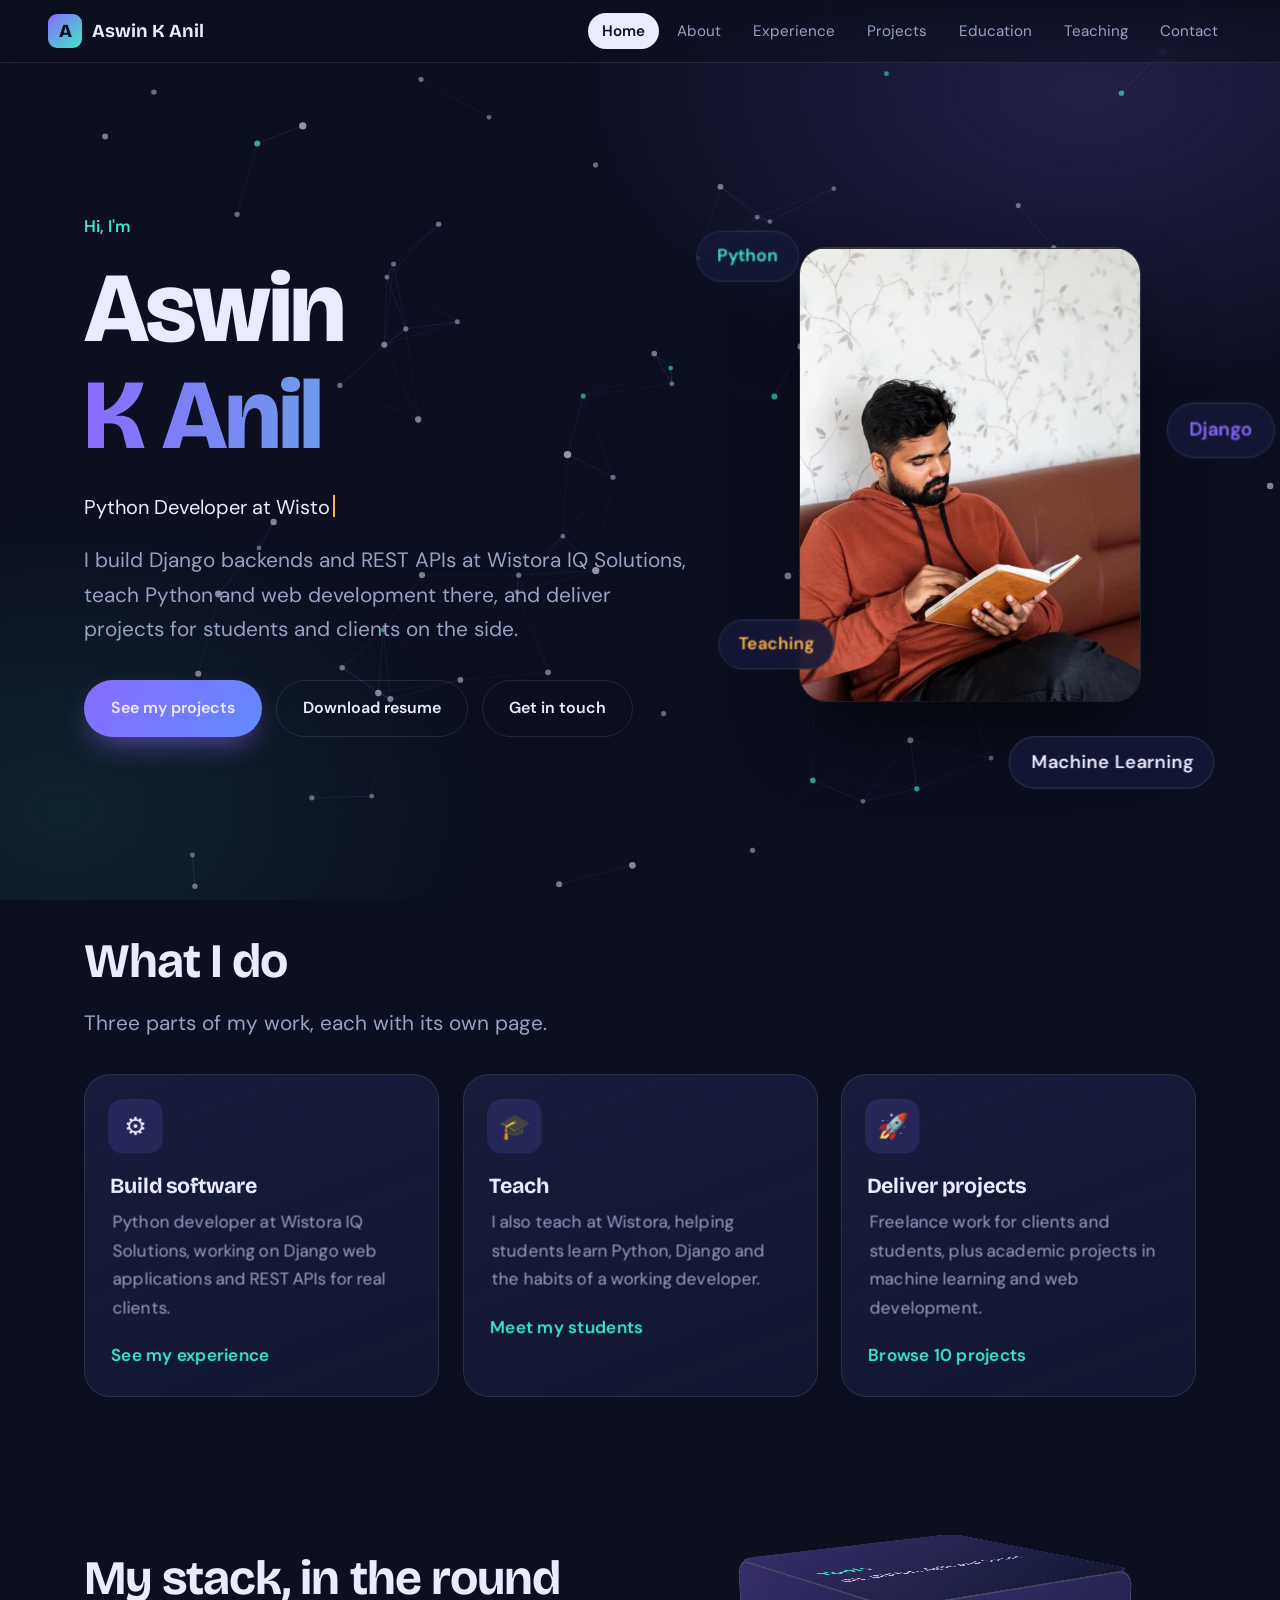
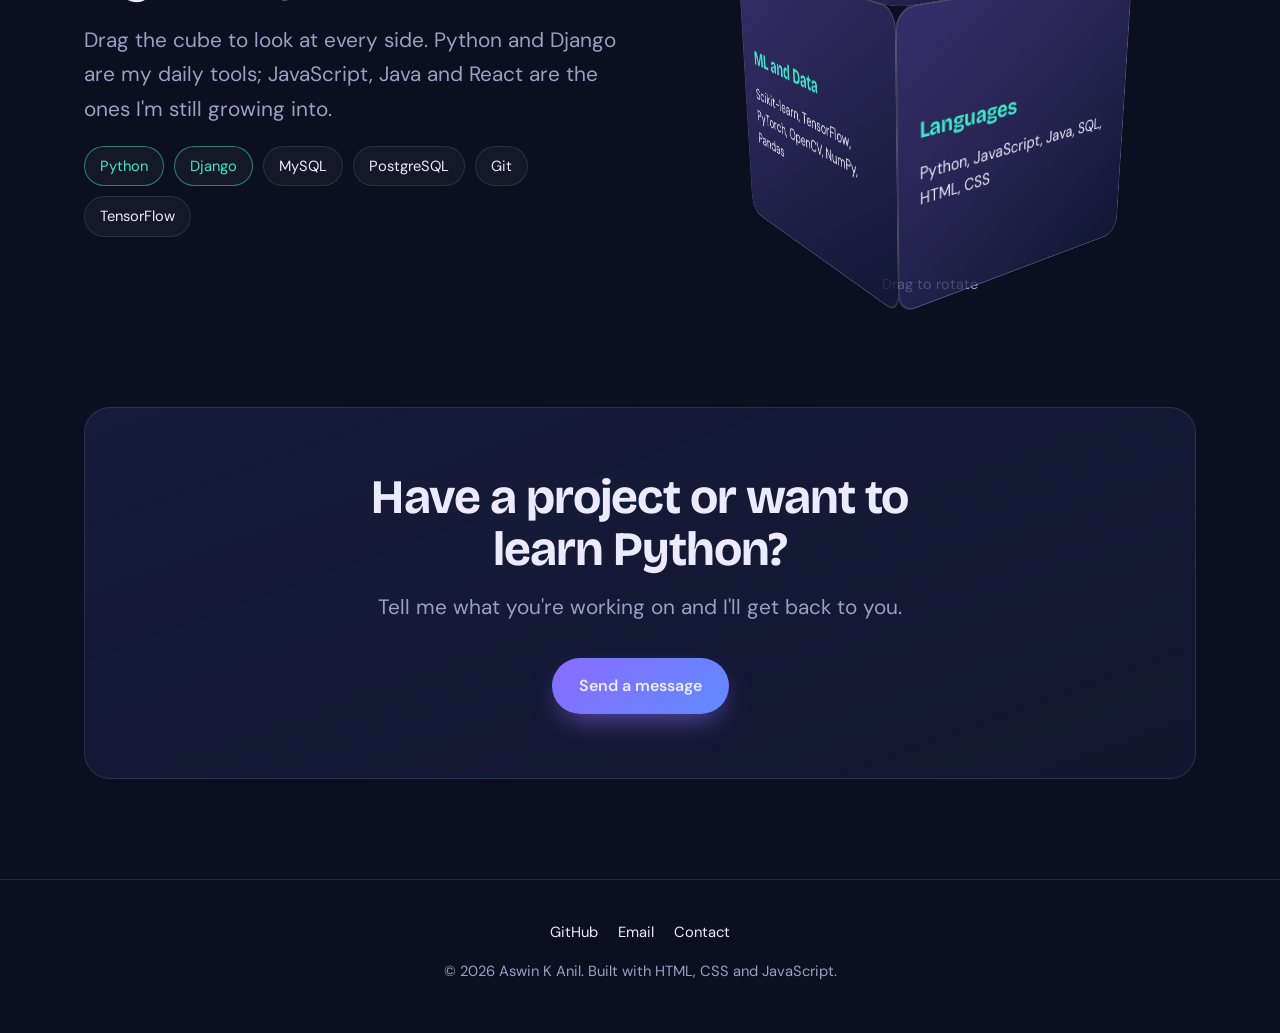
<file: index.html>
<!DOCTYPE html>
<html lang="en">
<head>
<meta charset="utf-8">
<meta name="viewport" content="width=device-width, initial-scale=1">
<title>Home | Aswin K Anil</title>
<meta name="description" content="Aswin K Anil, Python and Django developer at Wistora IQ Solutions, teacher and freelancer.">
<link rel="preconnect" href="https://fonts.googleapis.com">
<link rel="preconnect" href="https://fonts.gstatic.com" crossorigin>
<link href="https://fonts.googleapis.com/css2?family=Bricolage+Grotesque:opsz,wght@12..96,500;12..96,700;12..96,800&family=DM+Sans:wght@400;500;600&display=swap" rel="stylesheet">
<link rel="stylesheet" href="css/style.css">
</head>
<body data-page="home">
<canvas id="bg" aria-hidden="true"></canvas>
<nav id="nav" aria-label="Main"></nav>
<main>
<div class="hero">
  <div>
    <p class="hello">Hi, I'm</p>
    <h1><span>Aswin</span><span class="l2">K Anil</span></h1>
    <p class="role"><span id="typed"></span><span class="caret"></span></p>
    <p class="lead" style="margin-top:18px">I build Django backends and REST APIs at Wistora IQ Solutions, teach Python and web development there, and deliver projects for students and clients on the side.</p>
    <div class="btn-row">
      <a class="btn primary" href="projects.html">See my projects</a>
      <a class="btn" href="assets/Aswin_K_Anil_Resume.pdf" download>Download resume</a>
      <a class="btn" href="contact.html">Get in touch</a>
    </div>
  </div>
  <div class="stage">
    <div class="portrait tilt" id="portrait" data-tilt="0">
      <div class="frame"><img src="assets/aswin.jpg" alt="Portrait of Aswin K Anil reading a book"></div>
      <span class="chip c1">Python</span>
      <span class="chip c2">Django</span>
      <span class="chip c3">Teaching</span>
      <span class="chip c4">Machine Learning</span>
    </div>
  </div>
</div>

<section>
  <h2>What I do</h2>
  <p class="lead" style="margin-bottom:34px">Three parts of my work, each with its own page.</p>
  <div class="grid3">
    <a class="card tilt" href="experience.html"><div class="ico">&#9881;</div><h3>Build software</h3><p>Python developer at Wistora IQ Solutions, working on Django web applications and REST APIs for real clients.</p><span class="go">See my experience</span></a>
    <a class="card tilt" href="teaching.html"><div class="ico">&#127891;</div><h3>Teach</h3><p>I also teach at Wistora, helping students learn Python, Django and the habits of a working developer.</p><span class="go">Meet my students</span></a>
    <a class="card tilt" href="projects.html"><div class="ico">&#128640;</div><h3>Deliver projects</h3><p>Freelance work for clients and students, plus academic projects in machine learning and web development.</p><span class="go">Browse <span id="projCount">10</span> projects</span></a>
  </div>
</section>

<section>
  <div class="cube-wrap">
    <div>
      <h2>My stack, in the round</h2>
      <p class="lead">Drag the cube to look at every side. Python and Django are my daily tools; JavaScript, Java and React are the ones I'm still growing into.</p>
      <div class="pills"><span class="pill hl">Python</span><span class="pill hl">Django</span><span class="pill">MySQL</span><span class="pill">PostgreSQL</span><span class="pill">Git</span><span class="pill">TensorFlow</span></div>
    </div>
    <div><div class="scene" id="scene" aria-label="Interactive skills cube"><div class="cube"></div></div><p class="hint">Drag to rotate</p></div>
  </div>
</section>

<section class="card cta">
  <h2>Have a project or want to learn Python?</h2>
  <p class="lead" style="margin:0 auto">Tell me what you're working on and I'll get back to you.</p>
  <div class="btn-row" style="justify-content:center"><a class="btn primary" href="contact.html">Send a message</a></div>
</section>
</main>
<footer id="footer"></footer>
<script src="js/data.js"></script>
<script src="js/main.js"></script>
</body>
</html>
</file>
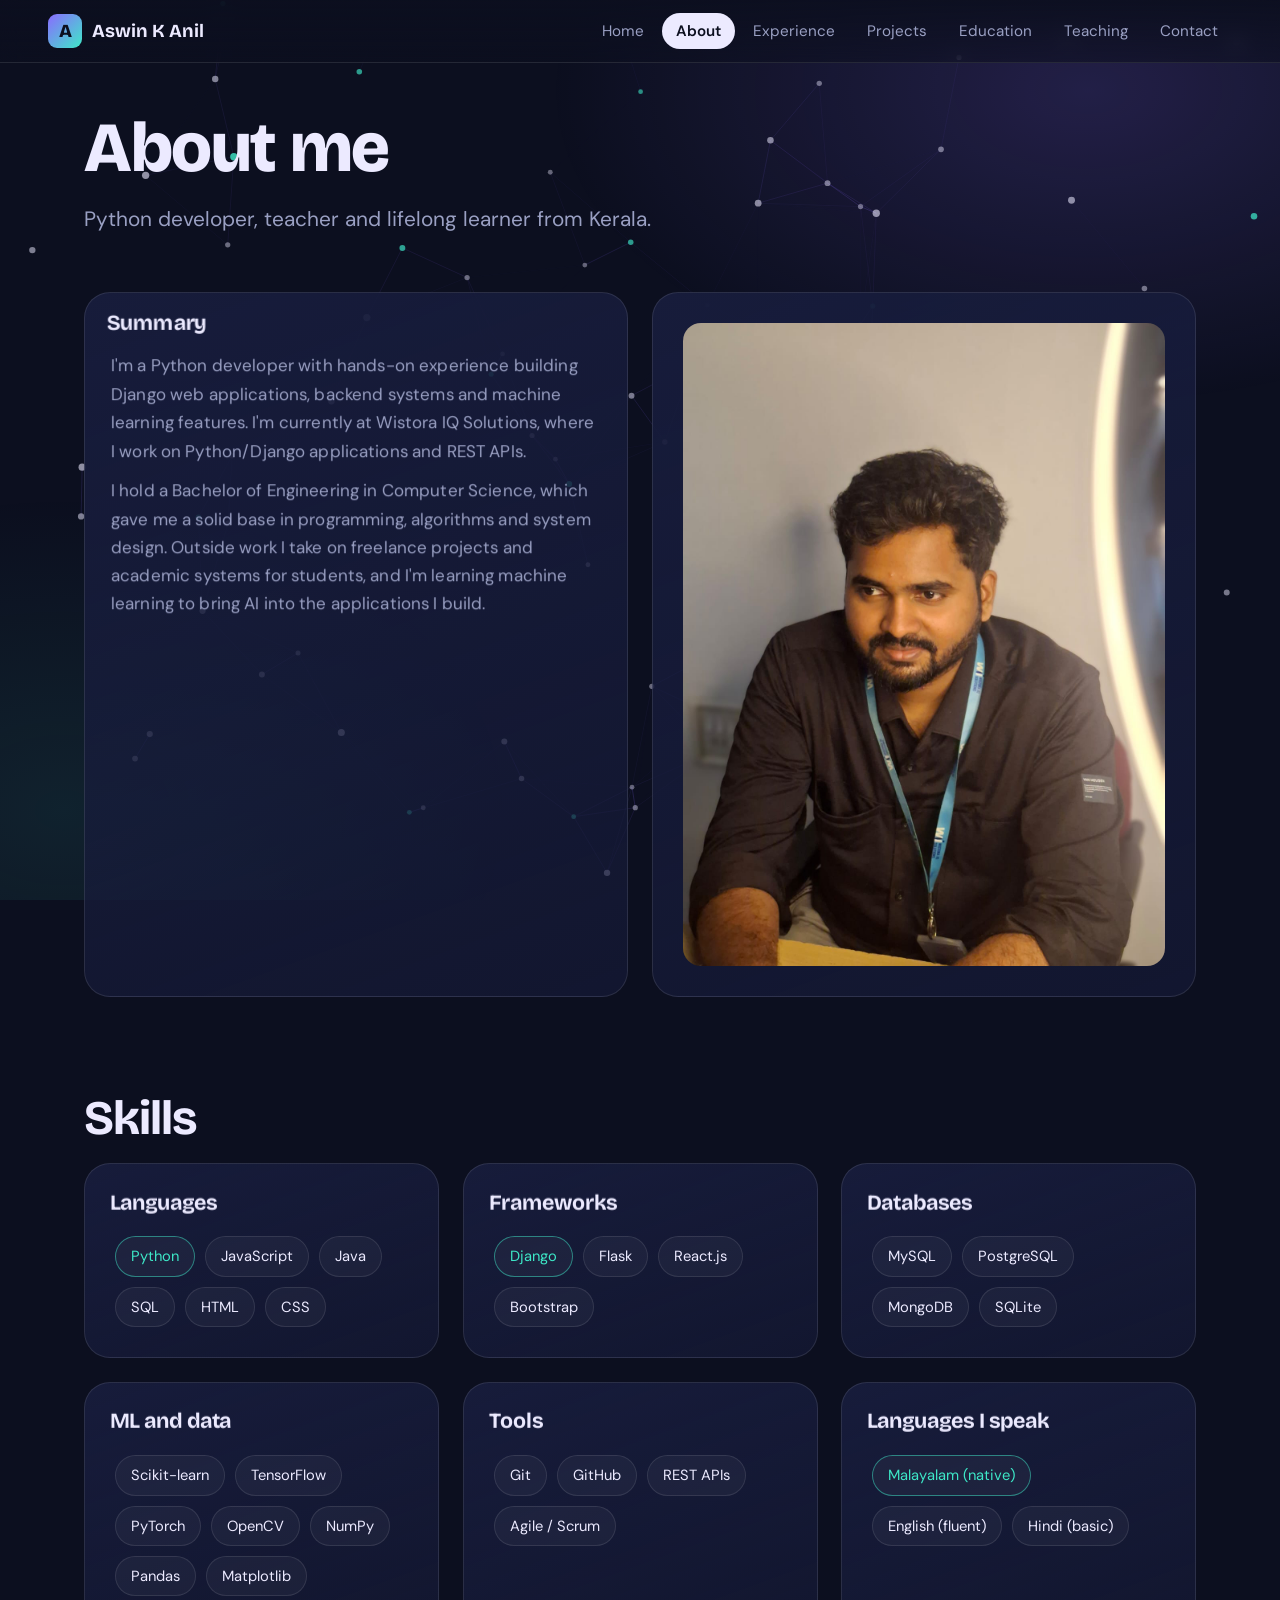
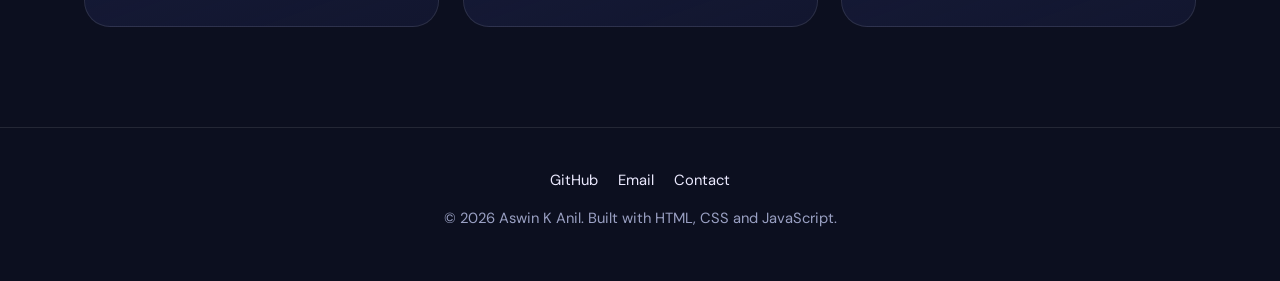
<file: about.html>
<!DOCTYPE html>
<html lang="en">
<head>
<meta charset="utf-8">
<meta name="viewport" content="width=device-width, initial-scale=1">
<title>About | Aswin K Anil</title>
<meta name="description" content="About Aswin K Anil, Python developer, teacher and freelancer from Kerala.">
<link rel="preconnect" href="https://fonts.googleapis.com">
<link rel="preconnect" href="https://fonts.gstatic.com" crossorigin>
<link href="https://fonts.googleapis.com/css2?family=Bricolage+Grotesque:opsz,wght@12..96,500;12..96,700;12..96,800&family=DM+Sans:wght@400;500;600&display=swap" rel="stylesheet">
<link rel="stylesheet" href="css/style.css">
</head>
<body data-page="about">
<canvas id="bg" aria-hidden="true"></canvas>
<nav id="nav" aria-label="Main"></nav>
<main>
<div class="page-head">
  <h1>About me</h1>
  <p class="lead">Python developer, teacher and lifelong learner from Kerala.</p>
</div>
<div class="grid2">
  <div class="card tilt" data-tilt="5">
    <h3>Summary</h3>
    <p style="margin-top:12px">I'm a Python developer with hands-on experience building Django web applications, backend systems and machine learning features. I'm currently at Wistora IQ Solutions, where I work on Python/Django applications and REST APIs.</p>
    <p style="margin-top:12px">I hold a Bachelor of Engineering in Computer Science, which gave me a solid base in programming, algorithms and system design. Outside work I take on freelance projects and academic systems for students, and I'm learning machine learning to bring AI into the applications I build.</p>
  </div>
  <div class="card tilt" data-tilt="5">
    <img src="assets/WhatsApp Image 2026-09-30 at 10.29.41 AM.jpeg" alt="Aswin K Anil" style="border-radius:18px;width:100%;height:auto">
  </div>
</div>

<section>
  <h2>Skills</h2>
  <div class="grid3">
    <div class="card tilt"><h3>Languages</h3><div class="pills"><span class="pill hl">Python</span><span class="pill">JavaScript</span><span class="pill">Java</span><span class="pill">SQL</span><span class="pill">HTML</span><span class="pill">CSS</span></div></div>
    <div class="card tilt"><h3>Frameworks</h3><div class="pills"><span class="pill hl">Django</span><span class="pill">Flask</span><span class="pill">React.js</span><span class="pill">Bootstrap</span></div></div>
    <div class="card tilt"><h3>Databases</h3><div class="pills"><span class="pill">MySQL</span><span class="pill">PostgreSQL</span><span class="pill">MongoDB</span><span class="pill">SQLite</span></div></div>
    <div class="card tilt"><h3>ML and data</h3><div class="pills"><span class="pill">Scikit-learn</span><span class="pill">TensorFlow</span><span class="pill">PyTorch</span><span class="pill">OpenCV</span><span class="pill">NumPy</span><span class="pill">Pandas</span><span class="pill">Matplotlib</span></div></div>
    <div class="card tilt"><h3>Tools</h3><div class="pills"><span class="pill">Git</span><span class="pill">GitHub</span><span class="pill">REST APIs</span><span class="pill">Agile / Scrum</span></div></div>
    <div class="card tilt"><h3>Languages I speak</h3><div class="pills"><span class="pill hl">Malayalam (native)</span><span class="pill">English (fluent)</span><span class="pill">Hindi (basic)</span></div></div>
  </div>
</section>
</main>
<footer id="footer"></footer>
<script src="js/data.js"></script>
<script src="js/main.js"></script>
</body>
</html>
</file>
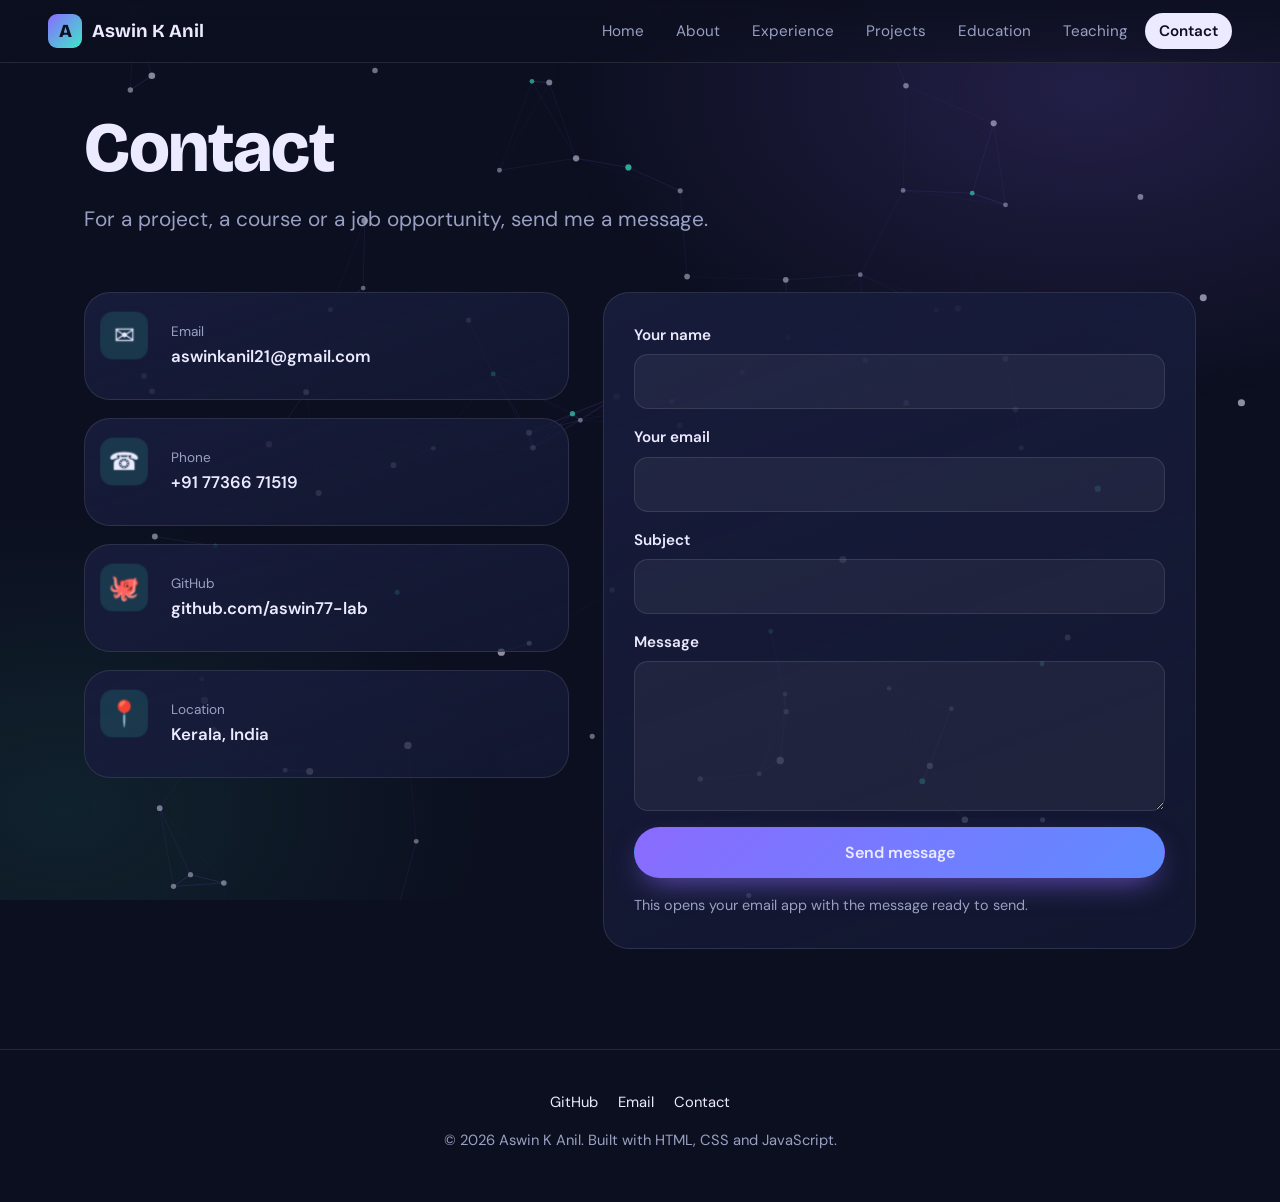
<file: contact.html>
<!DOCTYPE html>
<html lang="en">
<head>
<meta charset="utf-8">
<meta name="viewport" content="width=device-width, initial-scale=1">
<title>Contact | Aswin K Anil</title>
<meta name="description" content="Contact Aswin K Anil.">
<link rel="preconnect" href="https://fonts.googleapis.com">
<link rel="preconnect" href="https://fonts.gstatic.com" crossorigin>
<link href="https://fonts.googleapis.com/css2?family=Bricolage+Grotesque:opsz,wght@12..96,500;12..96,700;12..96,800&family=DM+Sans:wght@400;500;600&display=swap" rel="stylesheet">
<link rel="stylesheet" href="css/style.css">
</head>
<body data-page="contact">
<canvas id="bg" aria-hidden="true"></canvas>
<nav id="nav" aria-label="Main"></nav>
<main>
<div class="page-head">
  <h1>Contact</h1>
  <p class="lead">For a project, a course or a job opportunity, send me a message.</p>
</div>
<div class="contact">
  <div class="c-list">
    <a class="card c-row tilt" href="mailto:aswinkanil21@gmail.com"><span class="ico">&#9993;</span><span><small>Email</small><b>aswinkanil21@gmail.com</b></span></a>
    <a class="card c-row tilt" href="tel:+917736671519"><span class="ico">&#9742;</span><span><small>Phone</small><b>+91 77366 71519</b></span></a>
    <a class="card c-row tilt" href="https://github.com/aswin77-lab" target="_blank" rel="noopener"><span class="ico">&#128025;</span><span><small>GitHub</small><b>github.com/aswin77-lab</b></span></a>
    <div class="card c-row tilt"><span class="ico">&#128205;</span><span><small>Location</small><b>Kerala, India</b></span></div>
  </div>
  <form class="card" id="contactForm">
    <label>Your name<input name="name" required autocomplete="name"></label>
    <label>Your email<input name="email" type="email" required autocomplete="email"></label>
    <label>Subject<input name="subject"></label>
    <label>Message<textarea name="message" required></textarea></label>
    <button class="btn primary" type="submit" style="justify-content:center">Send message</button>
    <p class="muted" style="font-size:.9rem">This opens your email app with the message ready to send.</p>
  </form>
</div>
</main>
<footer id="footer"></footer>
<script src="js/data.js"></script>
<script src="js/main.js"></script>
</body>
</html>
</file>
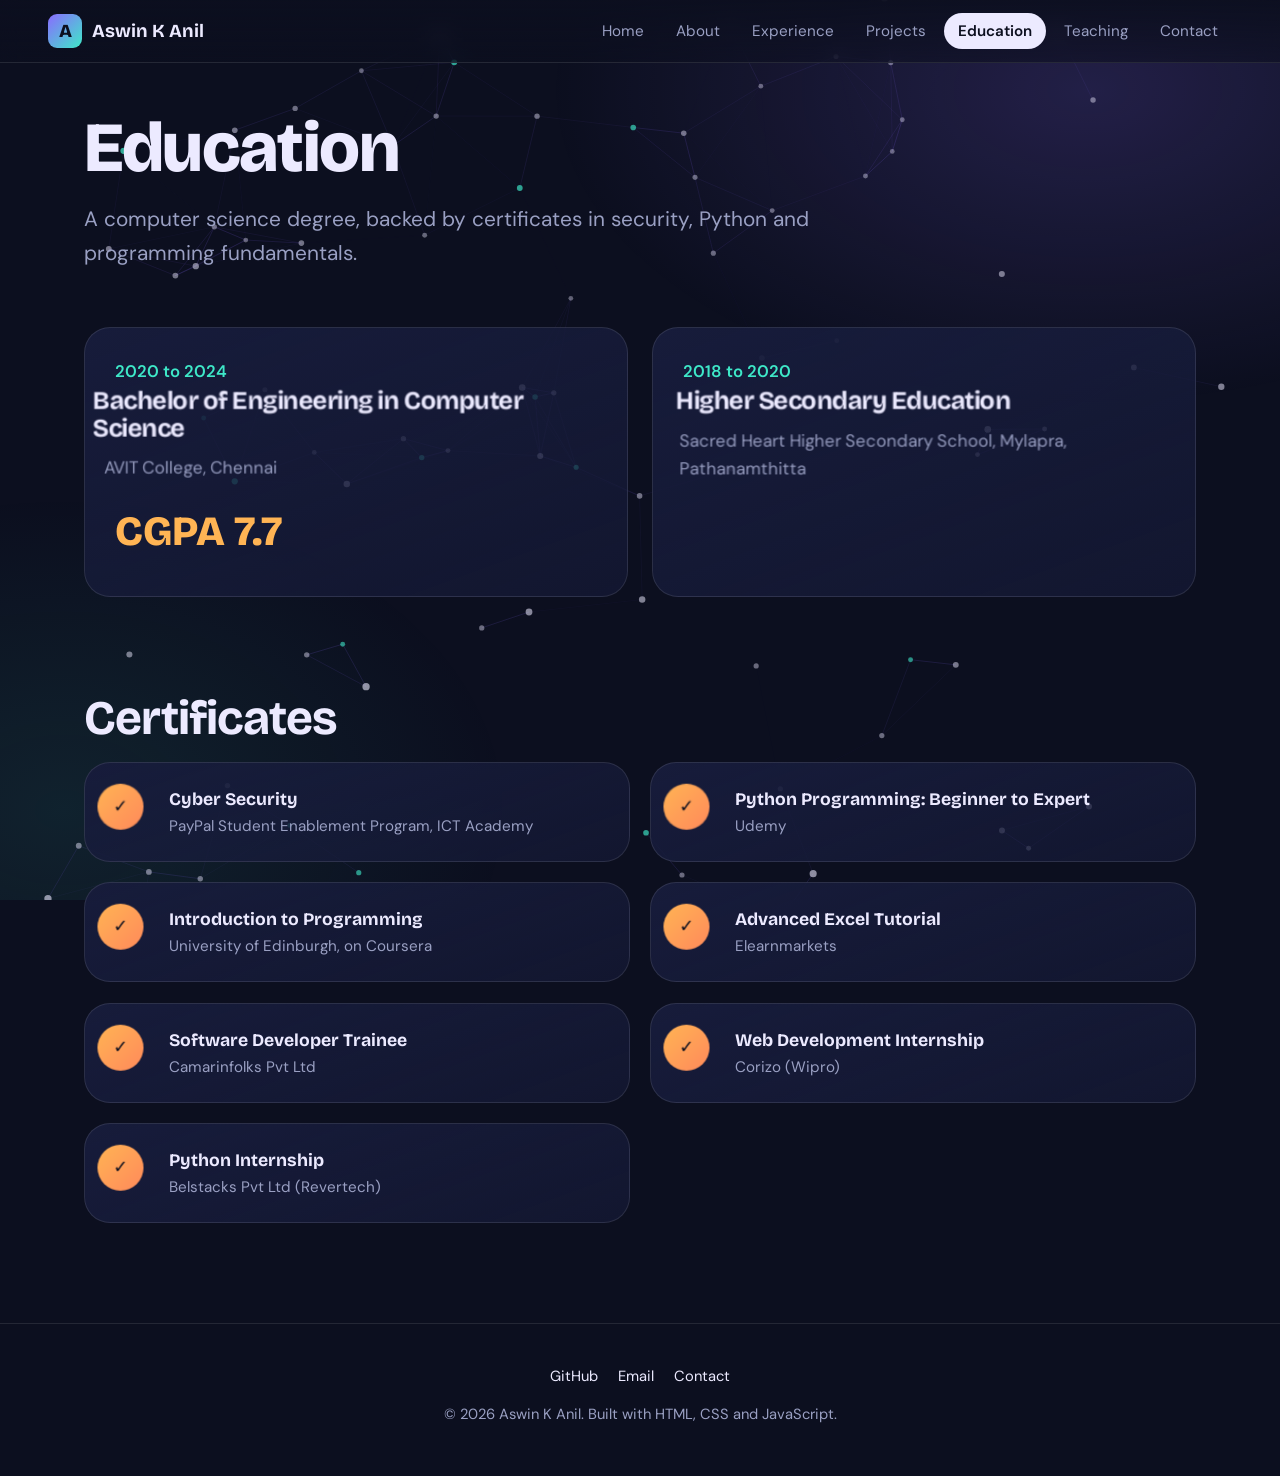
<file: education.html>
<!DOCTYPE html>
<html lang="en">
<head>
<meta charset="utf-8">
<meta name="viewport" content="width=device-width, initial-scale=1">
<title>Education | Aswin K Anil</title>
<meta name="description" content="Education and certifications of Aswin K Anil.">
<link rel="preconnect" href="https://fonts.googleapis.com">
<link rel="preconnect" href="https://fonts.gstatic.com" crossorigin>
<link href="https://fonts.googleapis.com/css2?family=Bricolage+Grotesque:opsz,wght@12..96,500;12..96,700;12..96,800&family=DM+Sans:wght@400;500;600&display=swap" rel="stylesheet">
<link rel="stylesheet" href="css/style.css">
</head>
<body data-page="education">
<canvas id="bg" aria-hidden="true"></canvas>
<nav id="nav" aria-label="Main"></nav>
<main>
<div class="page-head">
  <h1>Education</h1>
  <p class="lead">A computer science degree, backed by certificates in security, Python and programming fundamentals.</p>
</div>
<div class="edu">
  <article class="card tilt">
    <div class="yrs">2020 to 2024</div>
    <h3>Bachelor of Engineering in Computer Science</h3>
    <p style="margin-top:6px">AVIT College, Chennai</p>
    <div class="big">CGPA 7.7</div>
  </article>
  <article class="card tilt">
    <div class="yrs">2018 to 2020</div>
    <h3>Higher Secondary Education</h3>
    <p style="margin-top:6px">Sacred Heart Higher Secondary School, Mylapra, Pathanamthitta</p>
  </article>
</div>

<section>
  <h2>Certificates</h2>
  <div class="certs">
    <div class="card cert tilt"><div class="medal">&#10003;</div><div><h4>Cyber Security</h4><p>PayPal Student Enablement Program, ICT Academy</p></div></div>
    <div class="card cert tilt"><div class="medal">&#10003;</div><div><h4>Python Programming: Beginner to Expert</h4><p>Udemy</p></div></div>
    <div class="card cert tilt"><div class="medal">&#10003;</div><div><h4>Introduction to Programming</h4><p>University of Edinburgh, on Coursera</p></div></div>
    <div class="card cert tilt"><div class="medal">&#10003;</div><div><h4>Advanced Excel Tutorial</h4><p>Elearnmarkets</p></div></div>
    <div class="card cert tilt"><div class="medal">&#10003;</div><div><h4>Software Developer Trainee</h4><p>Camarinfolks Pvt Ltd</p></div></div>
    <div class="card cert tilt"><div class="medal">&#10003;</div><div><h4>Web Development Internship</h4><p>Corizo (Wipro)</p></div></div>
    <div class="card cert tilt"><div class="medal">&#10003;</div><div><h4>Python Internship</h4><p>Belstacks Pvt Ltd (Revertech)</p></div></div>
  </div>
</section>
</main>
<footer id="footer"></footer>
<script src="js/data.js"></script>
<script src="js/main.js"></script>
</body>
</html>
</file>
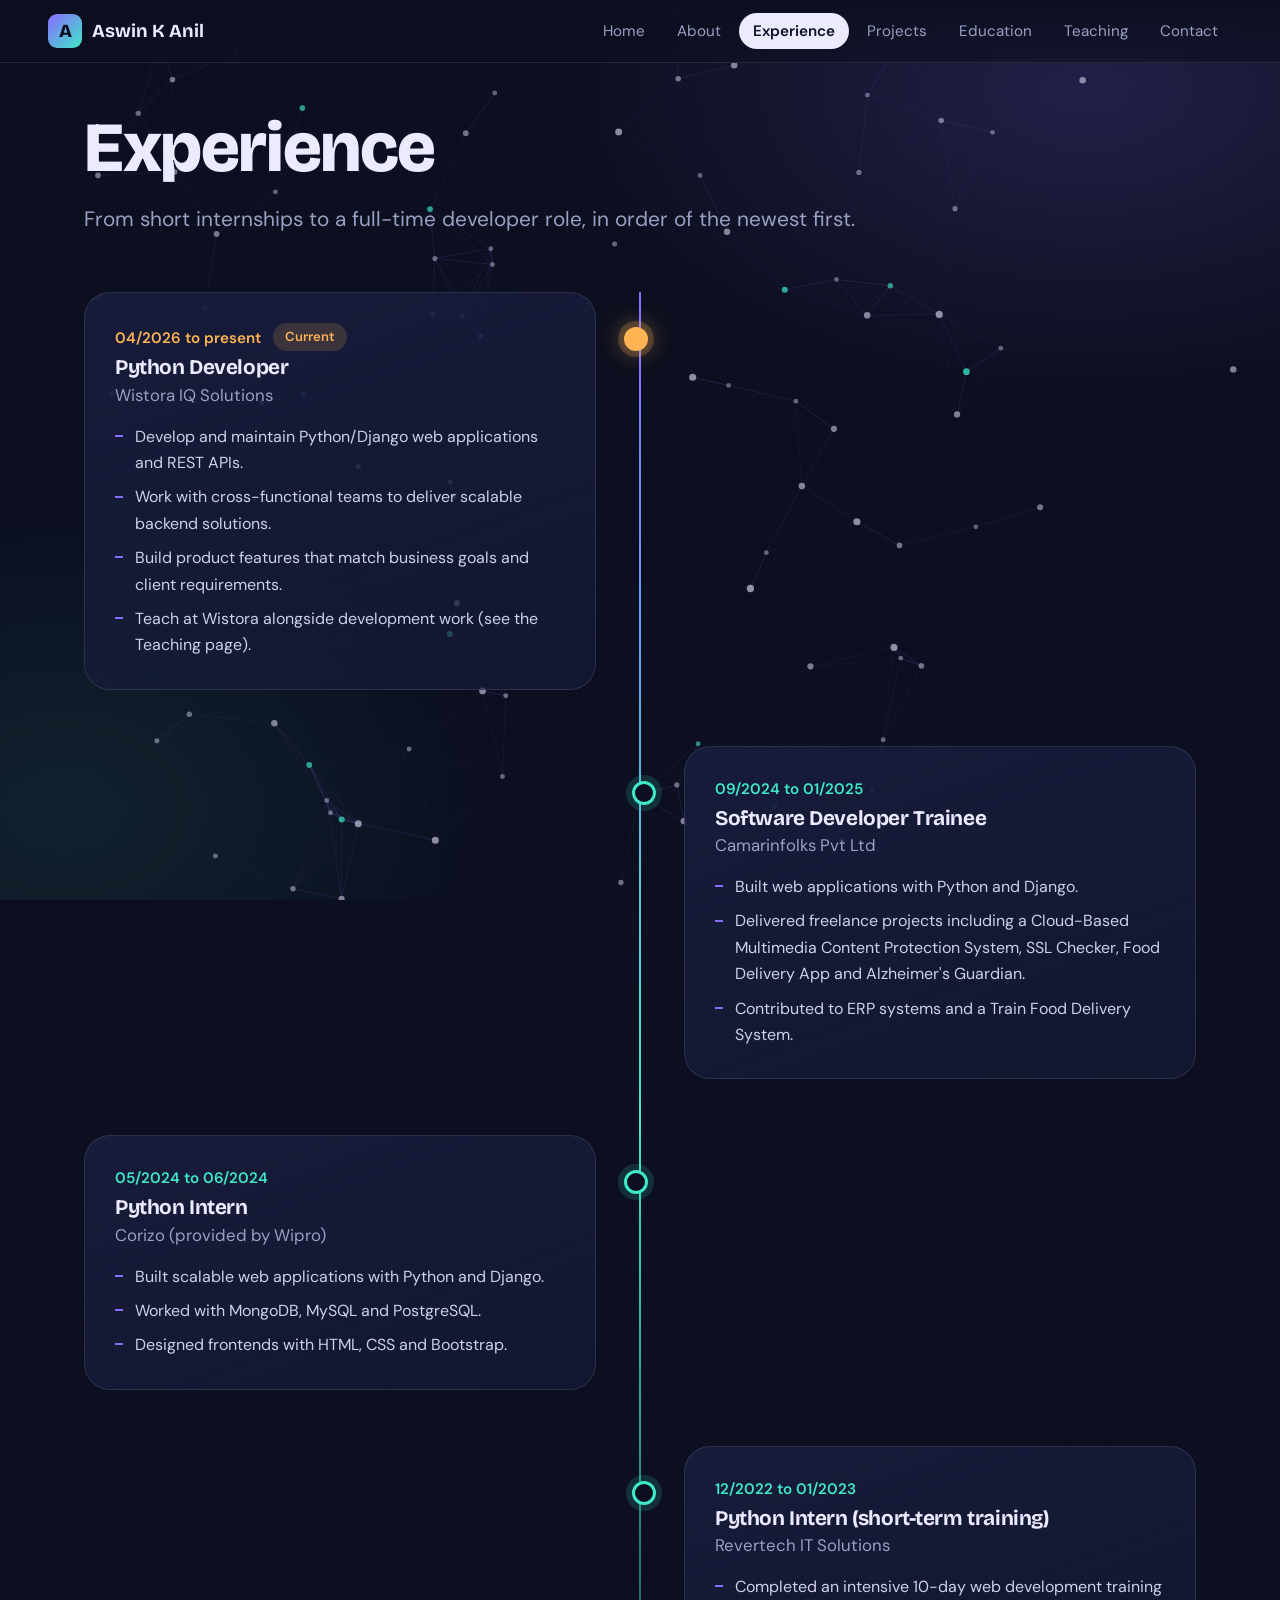
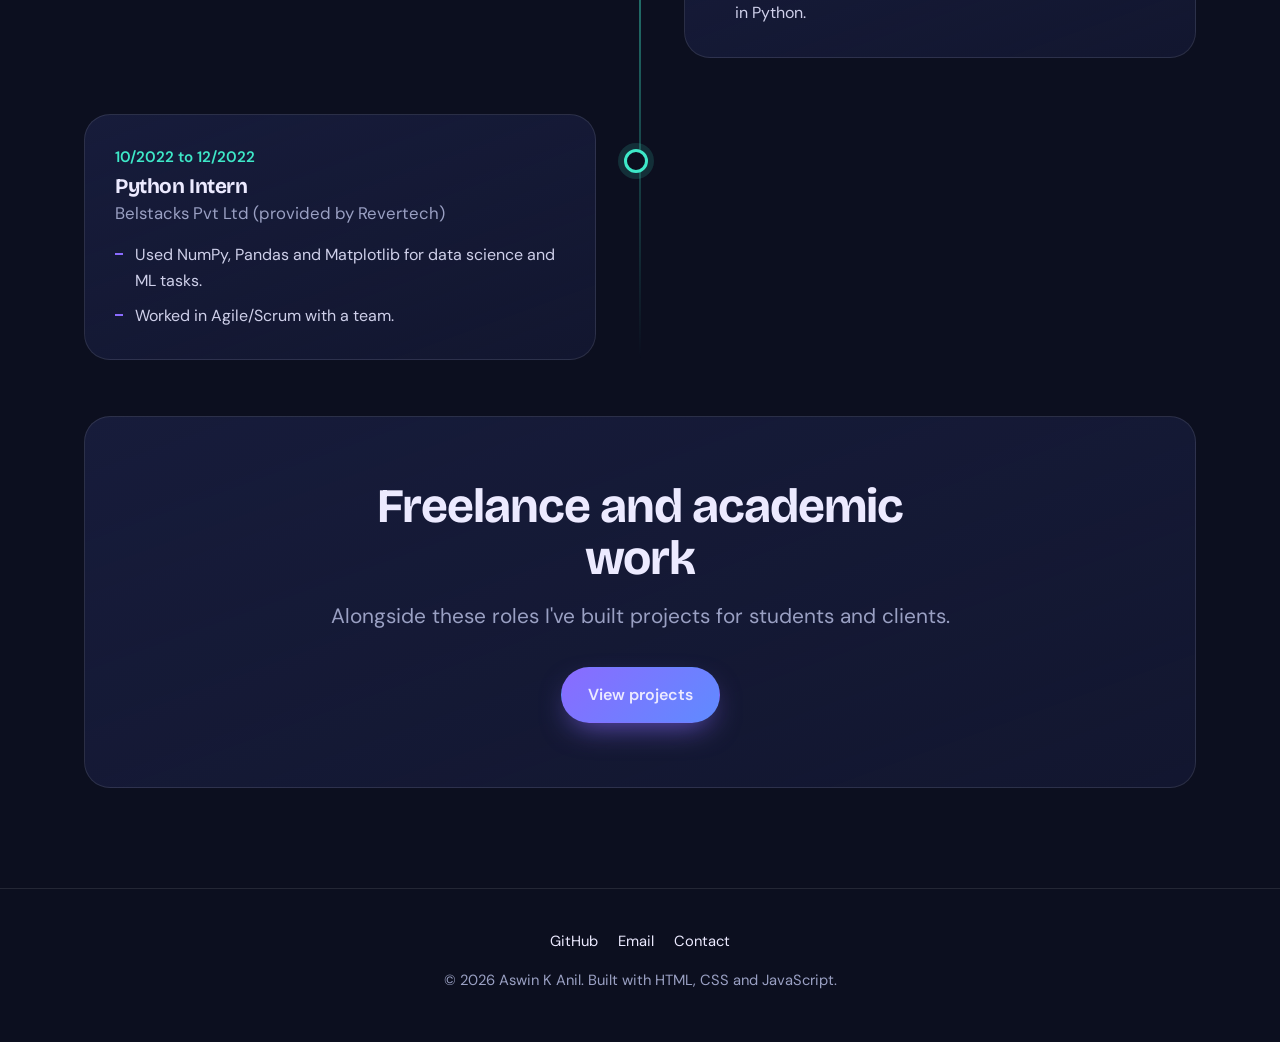
<file: experience.html>
<!DOCTYPE html>
<html lang="en">
<head>
<meta charset="utf-8">
<meta name="viewport" content="width=device-width, initial-scale=1">
<title>Experience | Aswin K Anil</title>
<meta name="description" content="Work experience of Aswin K Anil: Wistora IQ Solutions, Camarinfolks, Corizo, Belstacks and Revertech.">
<link rel="preconnect" href="https://fonts.googleapis.com">
<link rel="preconnect" href="https://fonts.gstatic.com" crossorigin>
<link href="https://fonts.googleapis.com/css2?family=Bricolage+Grotesque:opsz,wght@12..96,500;12..96,700;12..96,800&family=DM+Sans:wght@400;500;600&display=swap" rel="stylesheet">
<link rel="stylesheet" href="css/style.css">
</head>
<body data-page="experience">
<canvas id="bg" aria-hidden="true"></canvas>
<nav id="nav" aria-label="Main"></nav>
<main>
<div class="page-head">
  <h1>Experience</h1>
  <p class="lead">From short internships to a full-time developer role, in order of the newest first.</p>
</div>
<div class="timeline">
  <article class="card t-item now">
    <div class="when">04/2026 to present <span class="badge">Current</span></div>
    <h3>Python Developer</h3><div class="org">Wistora IQ Solutions</div>
    <ul>
      <li>Develop and maintain Python/Django web applications and REST APIs.</li>
      <li>Work with cross-functional teams to deliver scalable backend solutions.</li>
      <li>Build product features that match business goals and client requirements.</li>
      <li>Teach at Wistora alongside development work (see the Teaching page).</li>
    </ul>
  </article>
  <article class="card t-item">
    <div class="when">09/2024 to 01/2025</div>
    <h3>Software Developer Trainee</h3><div class="org">Camarinfolks Pvt Ltd</div>
    <ul>
      <li>Built web applications with Python and Django.</li>
      <li>Delivered freelance projects including a Cloud-Based Multimedia Content Protection System, SSL Checker, Food Delivery App and Alzheimer's Guardian.</li>
      <li>Contributed to ERP systems and a Train Food Delivery System.</li>
    </ul>
  </article>
  <article class="card t-item">
    <div class="when">05/2024 to 06/2024</div>
    <h3>Python Intern</h3><div class="org">Corizo (provided by Wipro)</div>
    <ul>
      <li>Built scalable web applications with Python and Django.</li>
      <li>Worked with MongoDB, MySQL and PostgreSQL.</li>
      <li>Designed frontends with HTML, CSS and Bootstrap.</li>
    </ul>
  </article>
  <article class="card t-item">
    <div class="when">12/2022 to 01/2023</div>
    <h3>Python Intern (short-term training)</h3><div class="org">Revertech IT Solutions</div>
    <ul><li>Completed an intensive 10-day web development training in Python.</li></ul>
  </article>
  <article class="card t-item">
    <div class="when">10/2022 to 12/2022</div>
    <h3>Python Intern</h3><div class="org">Belstacks Pvt Ltd (provided by Revertech)</div>
    <ul>
      <li>Used NumPy, Pandas and Matplotlib for data science and ML tasks.</li>
      <li>Worked in Agile/Scrum with a team.</li>
    </ul>
  </article>
</div>
<section class="card cta" style="margin-top:40px">
  <h2>Freelance and academic work</h2>
  <p class="lead" style="margin:0 auto">Alongside these roles I've built projects for students and clients.</p>
  <div class="btn-row" style="justify-content:center"><a class="btn primary" href="projects.html">View projects</a></div>
</section>
</main>
<footer id="footer"></footer>
<script src="js/data.js"></script>
<script src="js/main.js"></script>
</body>
</html>
</file>
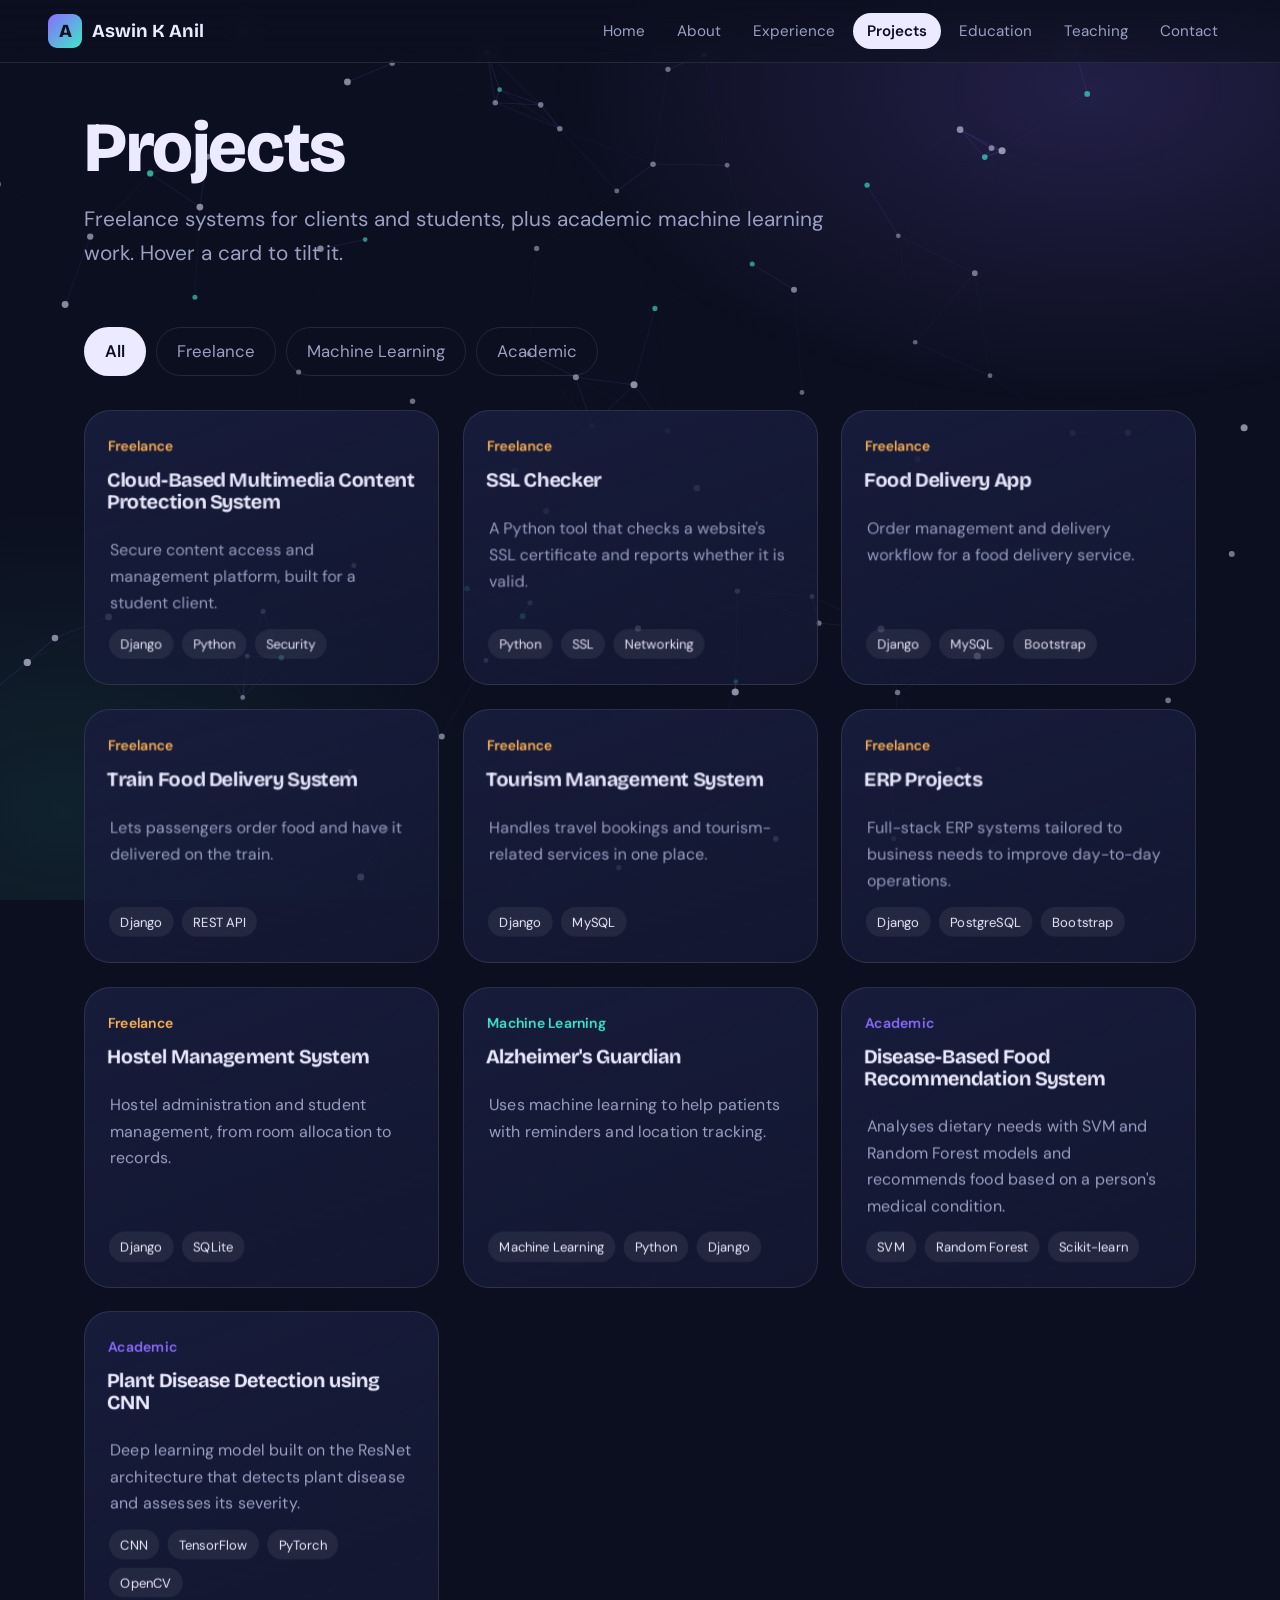
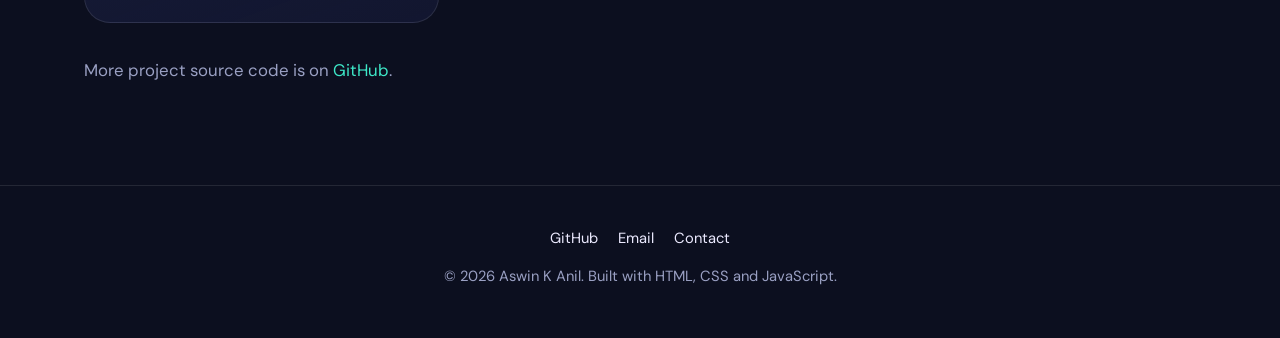
<file: projects.html>
<!DOCTYPE html>
<html lang="en">
<head>
<meta charset="utf-8">
<meta name="viewport" content="width=device-width, initial-scale=1">
<title>Projects | Aswin K Anil</title>
<meta name="description" content="Freelance, academic and machine learning projects by Aswin K Anil.">
<link rel="preconnect" href="https://fonts.googleapis.com">
<link rel="preconnect" href="https://fonts.gstatic.com" crossorigin>
<link href="https://fonts.googleapis.com/css2?family=Bricolage+Grotesque:opsz,wght@12..96,500;12..96,700;12..96,800&family=DM+Sans:wght@400;500;600&display=swap" rel="stylesheet">
<link rel="stylesheet" href="css/style.css">
</head>
<body data-page="projects">
<canvas id="bg" aria-hidden="true"></canvas>
<nav id="nav" aria-label="Main"></nav>
<main>
<div class="page-head">
  <h1>Projects</h1>
  <p class="lead">Freelance systems for clients and students, plus academic machine learning work. Hover a card to tilt it.</p>
</div>
<div class="filters" role="group" aria-label="Filter projects">
  <button class="on" data-filter="all">All</button>
  <button data-filter="fl">Freelance</button>
  <button data-filter="ml">Machine Learning</button>
  <button data-filter="ac">Academic</button>
</div>
<div class="grid3" id="projectGrid"></div>
<p class="muted" style="margin-top:34px">More project source code is on <a href="https://github.com/aswin77-lab" target="_blank" rel="noopener" style="color:var(--mint)">GitHub</a>.</p>
</main>
<footer id="footer"></footer>
<script src="js/data.js"></script>
<script src="js/main.js"></script>
</body>
</html>
</file>
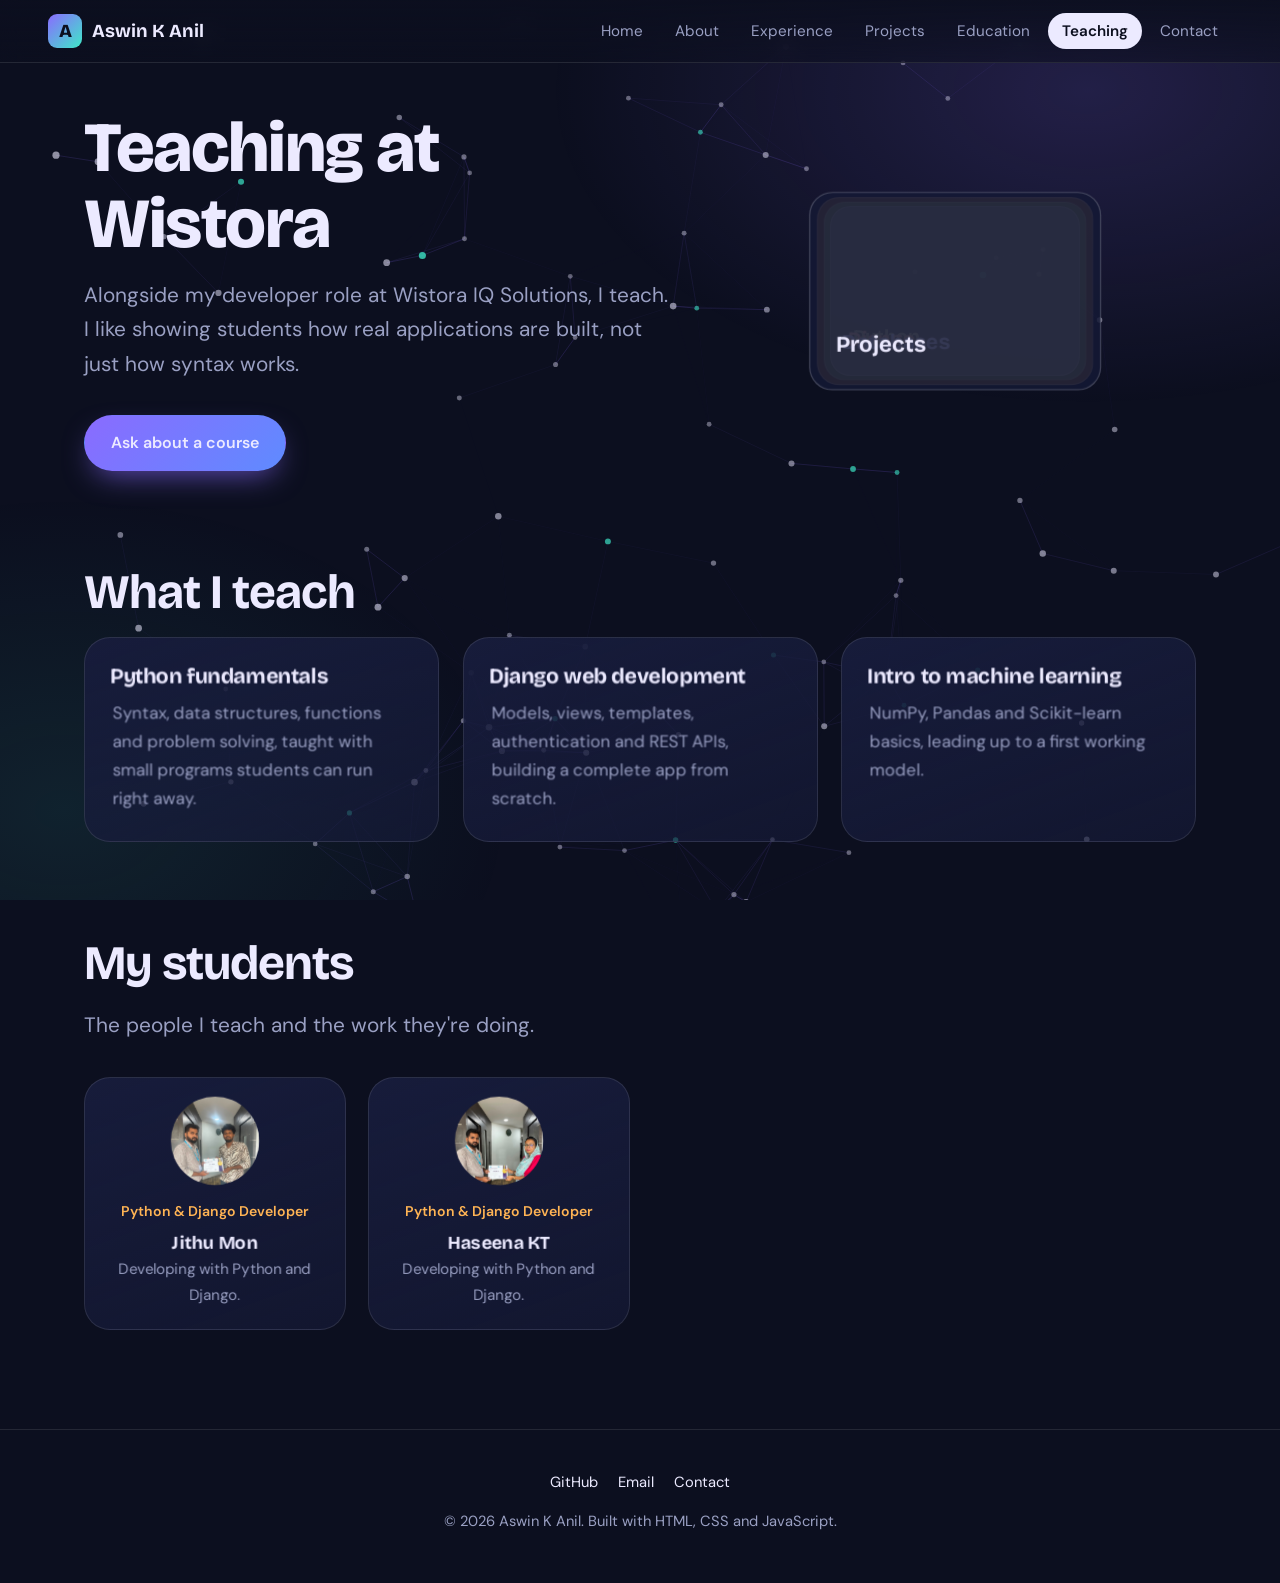
<file: teaching.html>
<!DOCTYPE html>
<html lang="en">
<head>
<meta charset="utf-8">
<meta name="viewport" content="width=device-width, initial-scale=1">
<title>Teaching | Aswin K Anil</title>
<meta name="description" content="Teaching at Wistora: Aswin K Anil's students and courses.">
<link rel="preconnect" href="https://fonts.googleapis.com">
<link rel="preconnect" href="https://fonts.gstatic.com" crossorigin>
<link href="https://fonts.googleapis.com/css2?family=Bricolage+Grotesque:opsz,wght@12..96,500;12..96,700;12..96,800&family=DM+Sans:wght@400;500;600&display=swap" rel="stylesheet">
<link rel="stylesheet" href="css/style.css">
</head>
<body data-page="teaching">
<canvas id="bg" aria-hidden="true"></canvas>
<nav id="nav" aria-label="Main"></nav>
<main>
<div class="teach-hero">
  <div class="page-head" style="margin:0">
    <h1>Teaching at Wistora</h1>
    <p class="lead">Alongside my developer role at Wistora IQ Solutions, I teach. I like showing students how real applications are built, not just how syntax works.</p>
    <div class="btn-row"><a class="btn primary" href="contact.html">Ask about a course</a></div>
  </div>
  <div class="iso" aria-hidden="true">
    <div class="stack3d">
      <div class="layer">Python</div><div class="layer">Django</div><div class="layer">Databases</div><div class="layer">Projects</div>
    </div>
  </div>
</div>

<section>
  <h2>What I teach</h2>
  <div class="grid3">
    <div class="card tilt"><h3>Python fundamentals</h3><p>Syntax, data structures, functions and problem solving, taught with small programs students can run right away.</p></div>
    <div class="card tilt"><h3>Django web development</h3><p>Models, views, templates, authentication and REST APIs, building a complete app from scratch.</p></div>
    <div class="card tilt"><h3>Intro to machine learning</h3><p>NumPy, Pandas and Scikit-learn basics, leading up to a first working model.</p></div>
  </div>
</section>

<section>
  <h2>My students</h2>
  <p class="lead" style="margin-bottom:34px">The people I teach and the work they're doing.</p>
  <div class="students" id="studentGrid"></div>
  <dialog class="student-photo-dialog" id="studentPhotoDialog" aria-label="Student photo">
    <button class="student-photo-close" type="button" aria-label="Close photo">&times;</button>
    <img id="studentPhotoLarge" alt="">
  </dialog>
</section>
</main>
<footer id="footer"></footer>
<script src="js/data.js"></script>
<script src="js/main.js"></script>
</body>
</html>
</file>
<file: css/style.css>
:root{
  --bg:#0c0f1f; --bg2:#141936; --panel:#171c3b; --line:rgba(255,255,255,.1);
  --text:#eceaff; --mute:#9aa0c3; --violet:#8a6bff; --mint:#3ee8c8; --amber:#ffb454;
  --display:'Bricolage Grotesque','Segoe UI',system-ui,sans-serif;
  --body:'DM Sans','Segoe UI',system-ui,sans-serif;
  --r-lg:26px; --r-md:14px; --r-sm:8px;
}
*{box-sizing:border-box;margin:0;padding:0}
html{scroll-behavior:smooth}
body{background:var(--bg);color:var(--text);font-family:var(--body);font-size:1.05rem;line-height:1.65;min-height:100vh;overflow-x:hidden}
a{color:inherit;text-decoration:none}
ul{list-style:none}
img{max-width:100%;display:block}
:focus-visible{outline:2px solid var(--mint);outline-offset:3px;border-radius:6px}
#bg{position:fixed;inset:0;width:100%;height:100%;z-index:0;pointer-events:none}
body::before{content:"";position:fixed;inset:0;z-index:0;pointer-events:none;
  background:radial-gradient(60vw 50vh at 85% 10%,rgba(138,107,255,.18),transparent 70%),radial-gradient(50vw 50vh at 5% 90%,rgba(62,232,200,.09),transparent 70%)}

/* nav */
nav{position:fixed;top:0;left:0;right:0;z-index:50;display:flex;align-items:center;justify-content:space-between;padding:14px clamp(18px,4vw,48px);
  background:linear-gradient(180deg,rgba(12,15,31,.92),rgba(12,15,31,.55));backdrop-filter:blur(10px);border-bottom:1px solid var(--line)}
.brand{display:flex;align-items:center;gap:10px;font-family:var(--display);font-weight:700;font-size:1.15rem}
.brand-mark{width:34px;height:34px;display:grid;place-items:center;border-radius:9px;background:linear-gradient(135deg,var(--violet),var(--mint));color:#0c0f1f;font-weight:800;transition:transform .8s}
.brand:hover .brand-mark{transform:rotateY(360deg)}
nav ul{display:flex;gap:4px}
nav ul a{padding:8px 14px;border-radius:99px;color:var(--mute);font-size:.95rem;transition:.25s}
nav ul a:hover{color:var(--text);background:rgba(255,255,255,.06)}
nav ul a.active{color:#0c0f1f;background:var(--text);font-weight:600}
.menu-btn{display:none;background:none;border:1px solid var(--line);color:var(--text);padding:8px 16px;border-radius:99px;font:inherit;cursor:pointer}

main{position:relative;z-index:1;padding:110px clamp(18px,5vw,64px) 60px;max-width:1240px;margin:0 auto;animation:enter .9s cubic-bezier(.2,.8,.2,1) both;transform-origin:50% 0}
@keyframes enter{from{opacity:0;transform:perspective(1200px) rotateX(8deg) translateY(30px)}to{opacity:1;transform:none}}
body.leaving main{transition:.35s ease-in;opacity:0;transform:perspective(1200px) rotateY(-14deg) translateX(-40px)}

h1,h2,h3{font-family:var(--display);line-height:1.08;letter-spacing:-.02em}
h1{font-size:clamp(2.8rem,8vw,6.2rem);font-weight:800}
h2{font-size:clamp(1.9rem,4vw,3rem);font-weight:700;margin-bottom:18px}
h3{font-size:1.3rem;font-weight:700}
.lead{font-size:clamp(1.1rem,2vw,1.3rem);color:var(--mute);max-width:56ch}
.page-head{margin-bottom:56px;max-width:820px}
.page-head h1{font-size:clamp(2.4rem,6vw,4.4rem)}
.page-head p{margin-top:16px}
section{margin-top:96px}
.muted{color:var(--mute)}

.btn{display:inline-flex;align-items:center;gap:8px;padding:14px 26px;border-radius:99px;font-weight:600;border:1px solid var(--line);transition:transform .25s,box-shadow .25s,background .25s;cursor:pointer;font-family:var(--body);font-size:1rem;color:var(--text);background:transparent}
.btn.primary{background:linear-gradient(135deg,var(--violet),#5f8bff);border-color:transparent;box-shadow:0 12px 30px -10px rgba(138,107,255,.7)}
.btn.primary:hover{box-shadow:0 18px 36px -10px rgba(138,107,255,.9)}
.btn:hover{transform:translateY(-3px)}
.btn-row{display:flex;flex-wrap:wrap;gap:14px;margin-top:34px}

/* hero */
.hero{display:grid;grid-template-columns:1.15fr .85fr;gap:48px;align-items:center;min-height:calc(100vh - 170px)}
.hello{color:var(--mint);font-weight:600;margin-bottom:14px}
.hero h1 span{display:block}
.hero h1 .l2{background:linear-gradient(90deg,var(--violet),var(--mint));-webkit-background-clip:text;background-clip:text;color:transparent}
.role{margin-top:22px;font-size:1.25rem;min-height:1.7em;color:var(--text)}
.role b{color:var(--amber);font-weight:600}
.caret{display:inline-block;width:2px;height:1.1em;background:var(--amber);vertical-align:-3px;margin-left:3px;animation:blink 1s steps(1) infinite}
@keyframes blink{50%{opacity:0}}
.stage{perspective:1100px;display:grid;place-items:center;padding:30px}
.portrait{position:relative;width:min(340px,80vw);aspect-ratio:3/4;transform-style:preserve-3d;border-radius:var(--r-lg)}
.portrait .frame{position:absolute;inset:0;border-radius:var(--r-lg);overflow:hidden;box-shadow:0 40px 80px -20px rgba(0,0,0,.7),0 0 0 1px rgba(255,255,255,.14)}
.portrait .frame img{width:100%;height:100%;object-fit:cover;object-position:50% 30%}
.portrait::before{content:"";position:absolute;inset:-14px;border-radius:34px;border:1.5px solid rgba(138,107,255,.55);transform:translateZ(-50px)}
.portrait::after{content:"";position:absolute;inset:-28px;border-radius:42px;border:1.5px dashed rgba(62,232,200,.35);transform:translateZ(-100px)}
.chip{position:absolute;padding:8px 16px;border-radius:99px;background:rgba(20,25,54,.88);border:1px solid var(--line);font-size:.9rem;font-weight:600;backdrop-filter:blur(6px);animation:float 5s ease-in-out infinite;white-space:nowrap}
.chip.c1{top:6%;left:-16%;transform:translateZ(90px);color:var(--mint)}
.chip.c2{top:38%;right:-18%;transform:translateZ(120px);color:var(--violet);animation-delay:-1.5s}
.chip.c3{bottom:14%;left:-12%;transform:translateZ(80px);color:var(--amber);animation-delay:-3s}
.chip.c4{bottom:-4%;right:-6%;transform:translateZ(110px);animation-delay:-2s}
@keyframes float{50%{margin-top:-14px}}

/* tilt */
.tilt{transform-style:preserve-3d;transform:perspective(900px) rotateX(var(--rx,0deg)) rotateY(var(--ry,0deg));transition:transform .18s ease-out;will-change:transform;position:relative}
.tilt.leave{transition:transform .6s cubic-bezier(.2,.8,.2,1)}
.tilt::after{content:"";position:absolute;inset:0;border-radius:inherit;pointer-events:none;background:radial-gradient(260px circle at var(--mx,50%) var(--my,0%),rgba(255,255,255,.13),transparent 60%);opacity:0;transition:opacity .3s}
.tilt:hover::after{opacity:1}

.card{background:linear-gradient(160deg,var(--panel),rgba(23,28,59,.6));border:1px solid var(--line);border-radius:var(--r-lg);padding:30px}
.grid3{display:grid;grid-template-columns:repeat(3,1fr);gap:24px}
.grid2{display:grid;grid-template-columns:repeat(2,1fr);gap:24px}
.card .ico{width:52px;height:52px;border-radius:14px;display:grid;place-items:center;font-size:1.5rem;margin-bottom:20px;transform:translateZ(40px);background:rgba(138,107,255,.16)}
.card h3{transform:translateZ(30px);margin-bottom:10px}
.card p{color:var(--mute);transform:translateZ(15px)}
.card .go{display:inline-block;margin-top:18px;color:var(--mint);font-weight:600;transform:translateZ(25px)}

/* cube */
.cube-wrap{display:grid;grid-template-columns:1fr 1fr;gap:48px;align-items:center}
.scene{--s:270px;width:var(--s);height:var(--s);margin:70px auto;perspective:1000px;cursor:grab;touch-action:pan-y;user-select:none}
.scene:active{cursor:grabbing}
.cube{width:100%;height:100%;position:relative;transform-style:preserve-3d}
.face{position:absolute;inset:0;padding:22px;border-radius:18px;border:1px solid rgba(255,255,255,.22);background:linear-gradient(145deg,rgba(138,107,255,.34),rgba(20,25,54,.92));backface-visibility:hidden;display:flex;flex-direction:column;justify-content:center;gap:8px}
.face h4{font-family:var(--display);font-size:1.3rem;color:var(--mint)}
.face p{font-size:.98rem;line-height:1.5}
.face.f-front{transform:translateZ(calc(var(--s)/2))}
.face.f-back{transform:rotateY(180deg) translateZ(calc(var(--s)/2))}
.face.f-right{transform:rotateY(90deg) translateZ(calc(var(--s)/2))}
.face.f-left{transform:rotateY(-90deg) translateZ(calc(var(--s)/2))}
.face.f-top{transform:rotateX(90deg) translateZ(calc(var(--s)/2))}
.face.f-bottom{transform:rotateX(-90deg) translateZ(calc(var(--s)/2));align-items:center;text-align:center}
.hint{text-align:center;color:var(--mute);font-size:.9rem;margin-top:-30px}
.pills{display:flex;flex-wrap:wrap;gap:10px;margin-top:20px}
.pill{padding:7px 15px;border-radius:99px;border:1px solid var(--line);font-size:.92rem;background:rgba(255,255,255,.04)}
.pill.hl{border-color:rgba(62,232,200,.5);color:var(--mint)}

/* timeline */
.timeline{position:relative;perspective:1400px}
.timeline::before{content:"";position:absolute;left:50%;top:0;bottom:0;width:2px;background:linear-gradient(var(--violet),var(--mint),transparent);transform:translateX(-50%)}
.t-item{position:relative;width:calc(50% - 44px);margin-bottom:56px;opacity:0;transition:transform .9s cubic-bezier(.2,.8,.2,1),opacity .9s}
.t-item:nth-child(odd){transform:rotateY(28deg) translateZ(-160px) translateX(-30px);transform-origin:100% 50%}
.t-item:nth-child(even){margin-left:calc(50% + 44px);transform:rotateY(-28deg) translateZ(-160px) translateX(30px);transform-origin:0 50%}
.t-item.in,.t-item.in:nth-child(odd),.t-item.in:nth-child(even){opacity:1;transform:none}
.t-item::before{content:"";position:absolute;top:34px;width:18px;height:18px;border-radius:50%;background:var(--bg);border:3px solid var(--mint);box-shadow:0 0 0 6px rgba(62,232,200,.15)}
.t-item:nth-child(odd)::before{right:-53px}
.t-item:nth-child(even)::before{left:-53px}
.t-item.now::before{background:var(--amber);border-color:var(--amber);box-shadow:0 0 0 6px rgba(255,180,84,.2),0 0 24px rgba(255,180,84,.6);animation:pulse 2s infinite}
@keyframes pulse{50%{box-shadow:0 0 0 12px rgba(255,180,84,.05),0 0 30px rgba(255,180,84,.8)}}
.t-item .when{color:var(--mint);font-weight:600;font-size:.95rem}
.t-item.now .when{color:var(--amber)}
.t-item h3{margin:6px 0 2px}
.t-item .org{color:var(--mute);margin-bottom:14px}
.t-item li{padding-left:20px;position:relative;margin-top:8px;color:#cfd0ea;font-size:1rem}
.t-item li::before{content:"";position:absolute;left:0;top:.7em;width:8px;height:2px;background:var(--violet)}
.badge{display:inline-block;padding:3px 12px;border-radius:99px;background:rgba(255,180,84,.16);color:var(--amber);font-size:.82rem;font-weight:600;margin-left:8px;vertical-align:2px}

/* projects */
.filters{display:flex;flex-wrap:wrap;gap:10px;margin-bottom:34px}
.filters button{padding:10px 20px;border-radius:99px;border:1px solid var(--line);background:transparent;color:var(--mute);font:inherit;cursor:pointer;transition:.25s}
.filters button:hover{color:var(--text)}
.filters button.on{background:var(--text);color:#0c0f1f;font-weight:600;border-color:transparent}
.proj{padding:28px;display:flex;flex-direction:column;gap:12px;min-height:250px}
.proj .kind{font-size:.85rem;font-weight:600;transform:translateZ(30px);color:var(--amber)}
.proj .kind.ml{color:var(--mint)}
.proj .kind.ac{color:var(--violet)}
.proj h3{transform:translateZ(36px);font-size:1.2rem}
.proj p{color:var(--mute);font-size:.98rem;transform:translateZ(18px);flex:1}
.proj .tags{display:flex;flex-wrap:wrap;gap:8px;transform:translateZ(24px)}
.proj .tags span{font-size:.8rem;padding:4px 11px;border-radius:99px;background:rgba(255,255,255,.07)}
.proj.hide{display:none}

/* education */
.edu{display:grid;grid-template-columns:1fr 1fr;gap:24px;perspective:1200px}
.edu .card h3{font-size:1.5rem}
.edu .yrs{color:var(--mint);font-weight:600;margin-bottom:6px}
.edu .big{font-family:var(--display);font-size:2.6rem;font-weight:800;margin-top:16px;color:var(--amber)}
.certs{display:grid;grid-template-columns:repeat(2,1fr);gap:20px}
.cert{padding:22px 24px;display:flex;gap:16px;align-items:flex-start}
.cert .medal{flex:none;width:44px;height:44px;border-radius:50%;display:grid;place-items:center;background:linear-gradient(135deg,var(--amber),#ff8a5b);color:#0c0f1f;font-weight:800;transform:translateZ(40px)}
.cert h4{font-family:var(--display);font-size:1.1rem}
.cert p{color:var(--mute);font-size:.95rem}

/* teaching */
.teach-hero{display:grid;grid-template-columns:1.1fr .9fr;gap:40px;align-items:center}
.iso{height:360px;perspective:1000px;display:grid;place-items:center}
.stack3d{position:relative;width:250px;height:170px;transform-style:preserve-3d;animation:spin 16s linear infinite}
.stack3d .layer{position:absolute;inset:0;border-radius:20px;padding:22px;display:flex;align-items:flex-end;font-family:var(--display);font-weight:700;font-size:1.2rem;border:1px solid rgba(255,255,255,.22)}
.stack3d .layer:nth-child(1){transform:translateZ(0);background:rgba(138,107,255,.5)}
.stack3d .layer:nth-child(2){transform:translateZ(48px);background:rgba(62,232,200,.4)}
.stack3d .layer:nth-child(3){transform:translateZ(96px);background:rgba(255,180,84,.45)}
.stack3d .layer:nth-child(4){transform:translateZ(144px);background:rgba(20,25,54,.85)}
@keyframes spin{from{transform:rotateX(58deg) rotateZ(-30deg)}to{transform:rotateX(58deg) rotateZ(330deg)}}
.students{display:grid;grid-template-columns:repeat(auto-fill,minmax(240px,1fr));gap:22px}
.stu{padding:24px;text-align:center}
.avatar{width:84px;height:84px;margin:0 auto 14px;border-radius:50%;display:grid;place-items:center;font-family:var(--display);font-weight:800;font-size:1.8rem;color:#0c0f1f;background:linear-gradient(135deg,var(--mint),var(--violet));transform:translateZ(45px);overflow:hidden}
.avatar img{width:100%;height:100%;object-fit:cover}
.avatar.student-photo-trigger{padding:0;border:0;cursor:zoom-in}
.student-photo-dialog{position:fixed;inset:0;margin:auto;width:max-content;max-width:min(92vw,900px);max-height:90vh;padding:48px 18px 18px;border:1px solid var(--line);border-radius:var(--r-md);background:rgba(12,15,31,.97);color:var(--text);overflow:visible}
.student-photo-dialog::backdrop{background:rgba(4,6,14,.82);backdrop-filter:blur(5px)}
.student-photo-dialog img{max-width:calc(92vw - 36px);max-height:calc(90vh - 72px);width:auto;height:auto;object-fit:contain;border-radius:var(--r-sm)}
.student-photo-close{position:absolute;top:8px;right:10px;width:36px;height:36px;border:1px solid var(--line);border-radius:50%;background:rgba(255,255,255,.08);color:var(--text);font-size:1.5rem;line-height:1;cursor:pointer}
.stu h4{font-family:var(--display);font-size:1.1rem;transform:translateZ(28px)}
.stu p{color:var(--mute);font-size:.92rem;transform:translateZ(15px)}
.stu .course{color:var(--amber);font-size:.88rem;font-weight:600;margin-bottom:4px}

/* contact */
.contact{display:grid;grid-template-columns:.9fr 1.1fr;gap:34px}
.c-list{display:grid;gap:18px;align-content:start}
.c-row{display:flex;gap:16px;align-items:center;padding:20px 24px}
.c-row .ico{width:46px;height:46px;flex:none;border-radius:12px;display:grid;place-items:center;background:rgba(62,232,200,.14);transform:translateZ(35px)}
.c-row small{color:var(--mute);display:block;font-size:.85rem}
.c-row b{font-weight:600;word-break:break-word}
form{display:grid;gap:16px}
label{display:grid;gap:6px;font-weight:600;font-size:.95rem}
input,textarea{font:inherit;color:var(--text);background:rgba(255,255,255,.05);border:1px solid var(--line);border-radius:var(--r-md);padding:14px 16px;width:100%}
input:focus,textarea:focus{outline:2px solid var(--violet);border-color:transparent}
textarea{min-height:150px;resize:vertical}

footer{position:relative;z-index:1;text-align:center;padding:40px 20px 50px;color:var(--mute);font-size:.92rem;border-top:1px solid var(--line);margin-top:40px}
footer a{color:var(--text);margin:0 10px}
footer a:hover{color:var(--mint)}
.cta{margin-top:110px;text-align:center;padding:64px 24px}
.cta h2{max-width:20ch;margin:0 auto 14px}

@media(max-width:940px){
  .hero,.cube-wrap,.teach-hero,.contact{grid-template-columns:1fr}
  .hero{min-height:auto}
  .grid3,.grid2,.edu,.certs{grid-template-columns:1fr}
  .chip.c1{left:-4%}.chip.c2{right:-4%}.chip.c3{left:-2%}
  .menu-btn{display:block}
  nav ul{display:none;position:absolute;top:100%;left:0;right:0;flex-direction:column;padding:12px;background:rgba(12,15,31,.97);border-bottom:1px solid var(--line)}
  nav ul.open{display:flex}
  .timeline::before{left:12px}
  .t-item,.t-item:nth-child(even){width:auto;margin-left:40px}
  .t-item:nth-child(odd),.t-item:nth-child(even){transform:rotateY(-20deg) translateZ(-100px);transform-origin:0 50%}
  .t-item:nth-child(odd)::before,.t-item:nth-child(even)::before{left:-38px;right:auto}
}
@media(max-width:480px){.scene{--s:240px}}
@media(prefers-reduced-motion:reduce){
  *,*::before,*::after{animation:none!important;transition:none!important}
  .t-item{opacity:1!important;transform:none!important}
}
</file>
